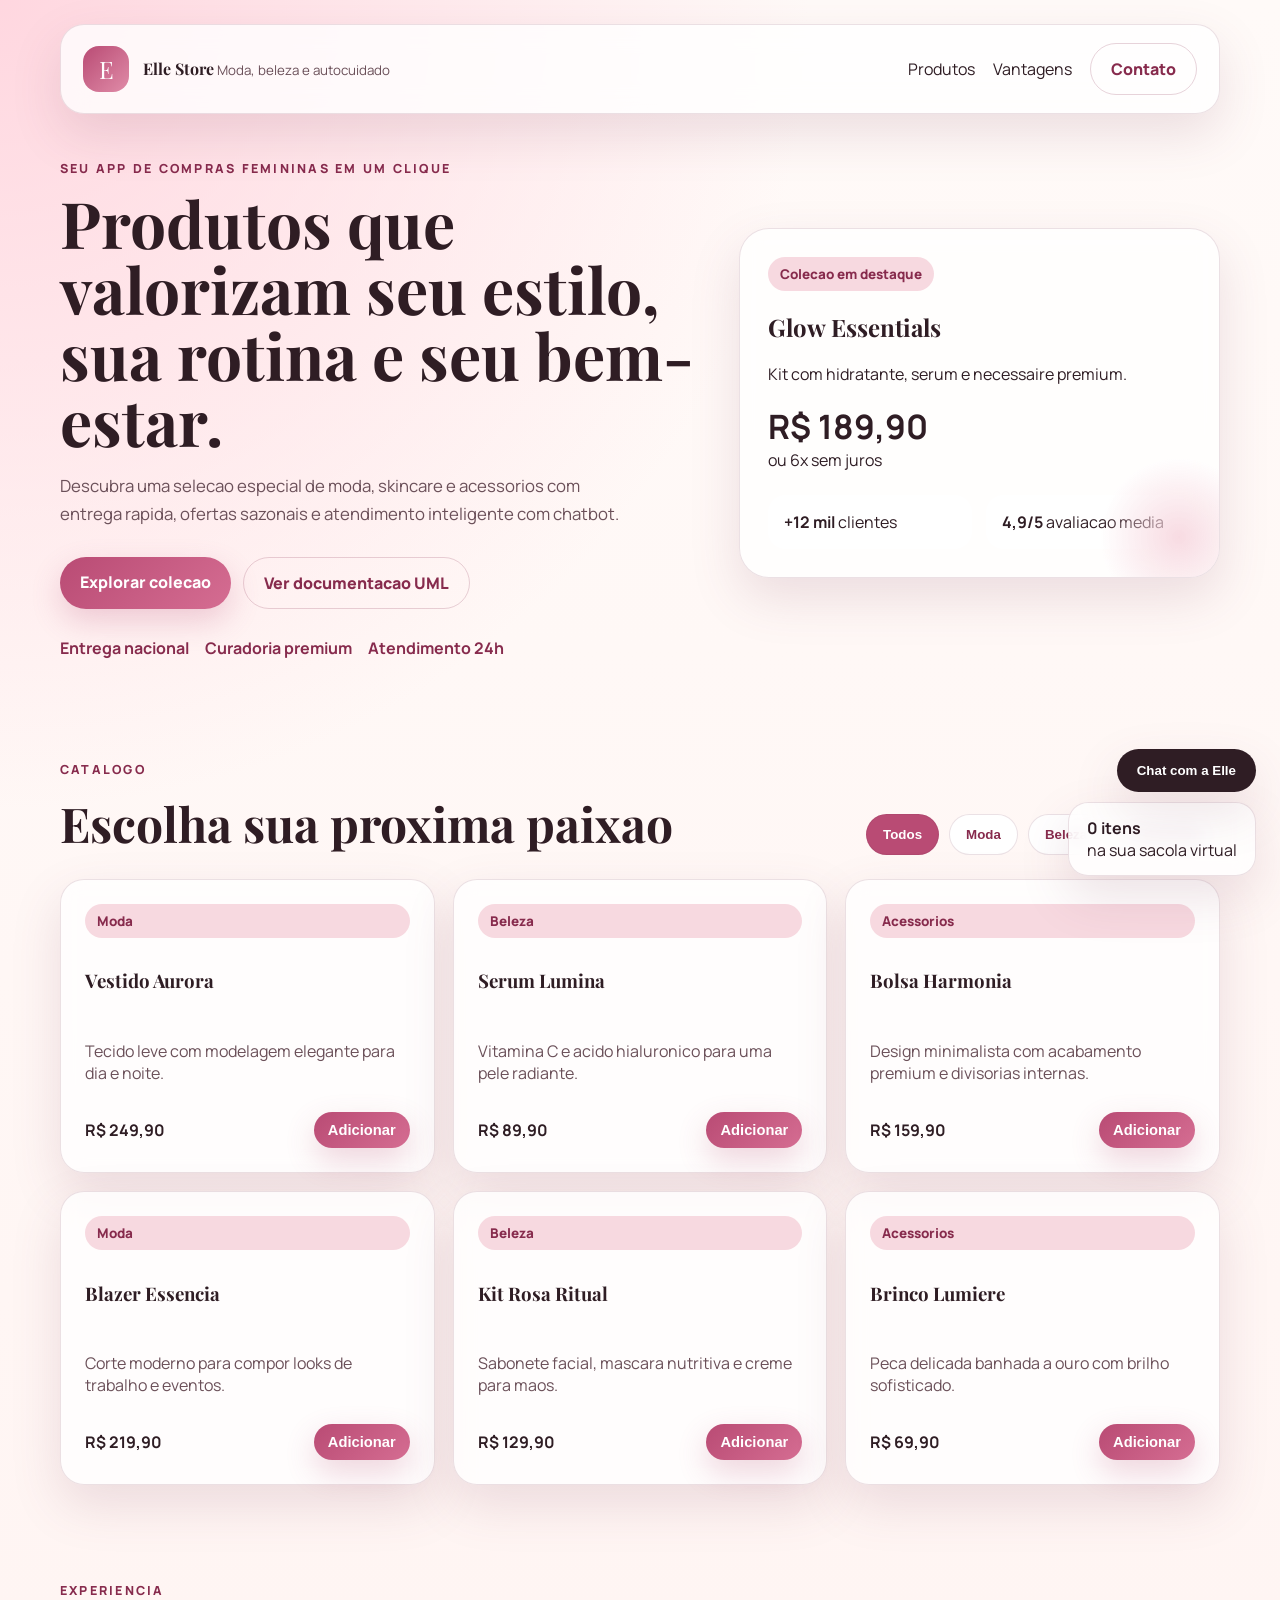
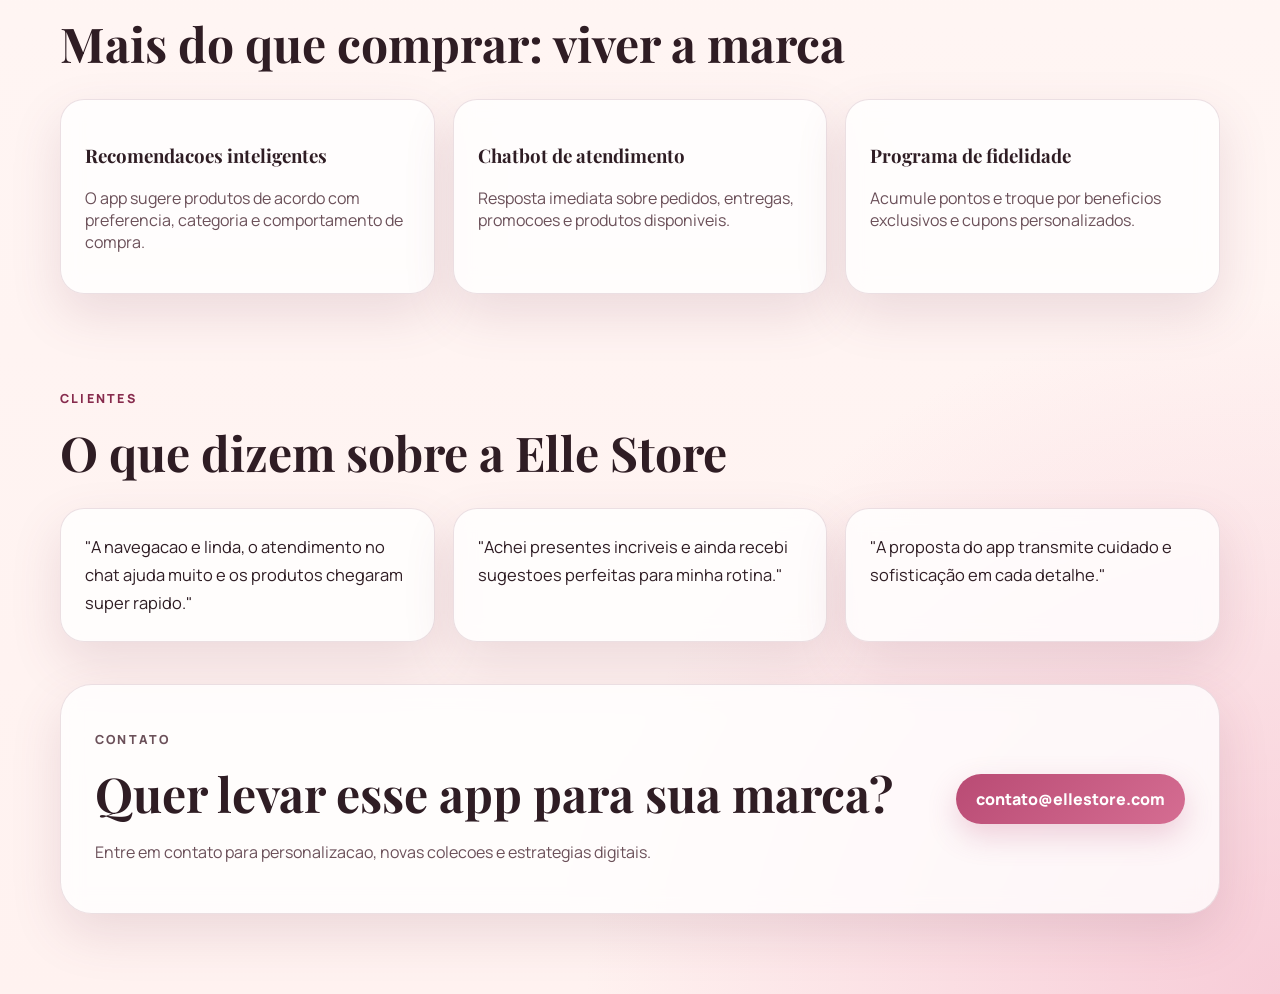
<file: html/index.html>
<!DOCTYPE html>
<html lang="pt-BR">
<head>
  <meta charset="UTF-8">
  <meta name="viewport" content="width=device-width, initial-scale=1.0">
  <title>Elle Store | App de Produtos Femininos</title>
  <link rel="preconnect" href="https://fonts.googleapis.com">
  <link rel="preconnect" href="https://fonts.gstatic.com" crossorigin>
  <link href="https://fonts.googleapis.com/css2?family=Playfair+Display:wght@600;700&family=Manrope:wght@400;500;700;800&display=swap" rel="stylesheet">
  <link rel="stylesheet" href="../css/style.css">
</head>
<body>
  <header class="hero">
    <nav class="navbar">
      <div class="brand">
        <span class="brand-mark">E</span>
        <div>
          <strong>Elle Store</strong>
          <small>Moda, beleza e autocuidado</small>
        </div>
      </div>
      <div class="nav-actions">
        <a href="#produtos">Produtos</a>
        <a href="#vantagens">Vantagens</a>
        <a href="#contato" class="button button-outline">Contato</a>
      </div>
    </nav>

    <section class="hero-content">
      <div class="hero-copy">
        <p class="eyebrow">Seu app de compras femininas em um clique</p>
        <h1>Produtos que valorizam seu estilo, sua rotina e seu bem-estar.</h1>
        <p class="hero-text">
          Descubra uma selecao especial de moda, skincare e acessorios com entrega rapida,
          ofertas sazonais e atendimento inteligente com chatbot.
        </p>
        <div class="hero-cta">
          <a href="#produtos" class="button">Explorar colecao</a>
          <a href="../docs/uml.html" class="button button-outline">Ver documentacao UML</a>
        </div>
        <ul class="hero-highlights">
          <li>Entrega nacional</li>
          <li>Curadoria premium</li>
          <li>Atendimento 24h</li>
        </ul>
      </div>

      <div class="hero-card">
        <span class="badge">Colecao em destaque</span>
        <h2>Glow Essentials</h2>
        <p>Kit com hidratante, serum e necessaire premium.</p>
        <div class="price-block">
          <strong>R$ 189,90</strong>
          <span>ou 6x sem juros</span>
        </div>
        <div class="card-stats">
          <article>
            <strong>+12 mil</strong>
            <span>clientes</span>
          </article>
          <article>
            <strong>4,9/5</strong>
            <span>avaliacao media</span>
          </article>
        </div>
      </div>
    </section>
  </header>

  <main>
    <section class="section" id="produtos">
      <div class="section-heading">
        <div>
          <p class="eyebrow">Catalogo</p>
          <h2>Escolha sua proxima paixao</h2>
        </div>
        <div class="filters" aria-label="Filtros de categoria">
          <button class="filter-button active" data-filter="todos">Todos</button>
          <button class="filter-button" data-filter="moda">Moda</button>
          <button class="filter-button" data-filter="beleza">Beleza</button>
          <button class="filter-button" data-filter="acessorios">Acessorios</button>
        </div>
      </div>

      <div class="products-grid" id="products-grid">
        <article class="product-card" data-category="moda">
          <span class="product-tag">Moda</span>
          <h3>Vestido Aurora</h3>
          <p>Tecido leve com modelagem elegante para dia e noite.</p>
          <div class="product-footer">
            <strong>R$ 249,90</strong>
            <button class="button small add-cart" data-product="Vestido Aurora">Adicionar</button>
          </div>
        </article>

        <article class="product-card" data-category="beleza">
          <span class="product-tag">Beleza</span>
          <h3>Serum Lumina</h3>
          <p>Vitamina C e acido hialuronico para uma pele radiante.</p>
          <div class="product-footer">
            <strong>R$ 89,90</strong>
            <button class="button small add-cart" data-product="Serum Lumina">Adicionar</button>
          </div>
        </article>

        <article class="product-card" data-category="acessorios">
          <span class="product-tag">Acessorios</span>
          <h3>Bolsa Harmonia</h3>
          <p>Design minimalista com acabamento premium e divisorias internas.</p>
          <div class="product-footer">
            <strong>R$ 159,90</strong>
            <button class="button small add-cart" data-product="Bolsa Harmonia">Adicionar</button>
          </div>
        </article>

        <article class="product-card" data-category="moda">
          <span class="product-tag">Moda</span>
          <h3>Blazer Essencia</h3>
          <p>Corte moderno para compor looks de trabalho e eventos.</p>
          <div class="product-footer">
            <strong>R$ 219,90</strong>
            <button class="button small add-cart" data-product="Blazer Essencia">Adicionar</button>
          </div>
        </article>

        <article class="product-card" data-category="beleza">
          <span class="product-tag">Beleza</span>
          <h3>Kit Rosa Ritual</h3>
          <p>Sabonete facial, mascara nutritiva e creme para maos.</p>
          <div class="product-footer">
            <strong>R$ 129,90</strong>
            <button class="button small add-cart" data-product="Kit Rosa Ritual">Adicionar</button>
          </div>
        </article>

        <article class="product-card" data-category="acessorios">
          <span class="product-tag">Acessorios</span>
          <h3>Brinco Lumiere</h3>
          <p>Peca delicada banhada a ouro com brilho sofisticado.</p>
          <div class="product-footer">
            <strong>R$ 69,90</strong>
            <button class="button small add-cart" data-product="Brinco Lumiere">Adicionar</button>
          </div>
        </article>
      </div>
    </section>

    <section class="section benefits" id="vantagens">
      <div class="section-heading">
        <div>
          <p class="eyebrow">Experiencia</p>
          <h2>Mais do que comprar: viver a marca</h2>
        </div>
      </div>
      <div class="benefits-grid">
        <article>
          <h3>Recomendacoes inteligentes</h3>
          <p>O app sugere produtos de acordo com preferencia, categoria e comportamento de compra.</p>
        </article>
        <article>
          <h3>Chatbot de atendimento</h3>
          <p>Resposta imediata sobre pedidos, entregas, promocoes e produtos disponiveis.</p>
        </article>
        <article>
          <h3>Programa de fidelidade</h3>
          <p>Acumule pontos e troque por beneficios exclusivos e cupons personalizados.</p>
        </article>
      </div>
    </section>

    <section class="section testimonials">
      <div class="section-heading">
        <div>
          <p class="eyebrow">Clientes</p>
          <h2>O que dizem sobre a Elle Store</h2>
        </div>
      </div>
      <div class="testimonials-grid">
        <blockquote>
          "A navegacao e linda, o atendimento no chat ajuda muito e os produtos chegaram super rapido."
        </blockquote>
        <blockquote>
          "Achei presentes incriveis e ainda recebi sugestoes perfeitas para minha rotina."
        </blockquote>
        <blockquote>
          "A proposta do app transmite cuidado e sofisticação em cada detalhe."
        </blockquote>
      </div>
    </section>

    <section class="section contact" id="contato">
      <div>
        <p class="eyebrow">Contato</p>
        <h2>Quer levar esse app para sua marca?</h2>
        <p>Entre em contato para personalizacao, novas colecoes e estrategias digitais.</p>
      </div>
      <a class="button" href="mailto:contato@ellestore.com">contato@ellestore.com</a>
    </section>
  </main>

  <aside class="cart-toast" id="cart-toast" aria-live="polite">
    <strong id="cart-count">0 itens</strong>
    <span>na sua sacola virtual</span>
  </aside>

  <section class="chatbot" aria-label="Chatbot">
    <button class="chatbot-toggle" id="chatbot-toggle" aria-expanded="false" aria-controls="chatbot-window">
      Chat com a Elle
    </button>
    <div class="chatbot-window hidden" id="chatbot-window">
      <div class="chatbot-header">
        <div>
          <strong>Assistente Elle</strong>
          <span>Online agora</span>
        </div>
      </div>
      <div class="chatbot-messages" id="chatbot-messages">
        <div class="message bot">
          Oi! Eu posso ajudar com entregas, produtos, promocoes e cuidados com a compra. Experimente perguntar:
          "quais promocoes existem?".
        </div>
      </div>
      <form class="chatbot-form" id="chatbot-form">
        <input
          type="text"
          id="chatbot-input"
          placeholder="Digite sua pergunta"
          aria-label="Digite sua pergunta para o chatbot"
          required
        >
        <button type="submit" class="button small">Enviar</button>
      </form>
    </div>
  </section>

  <script src="../js/main.js"></script>
</body>
</html>
</file>
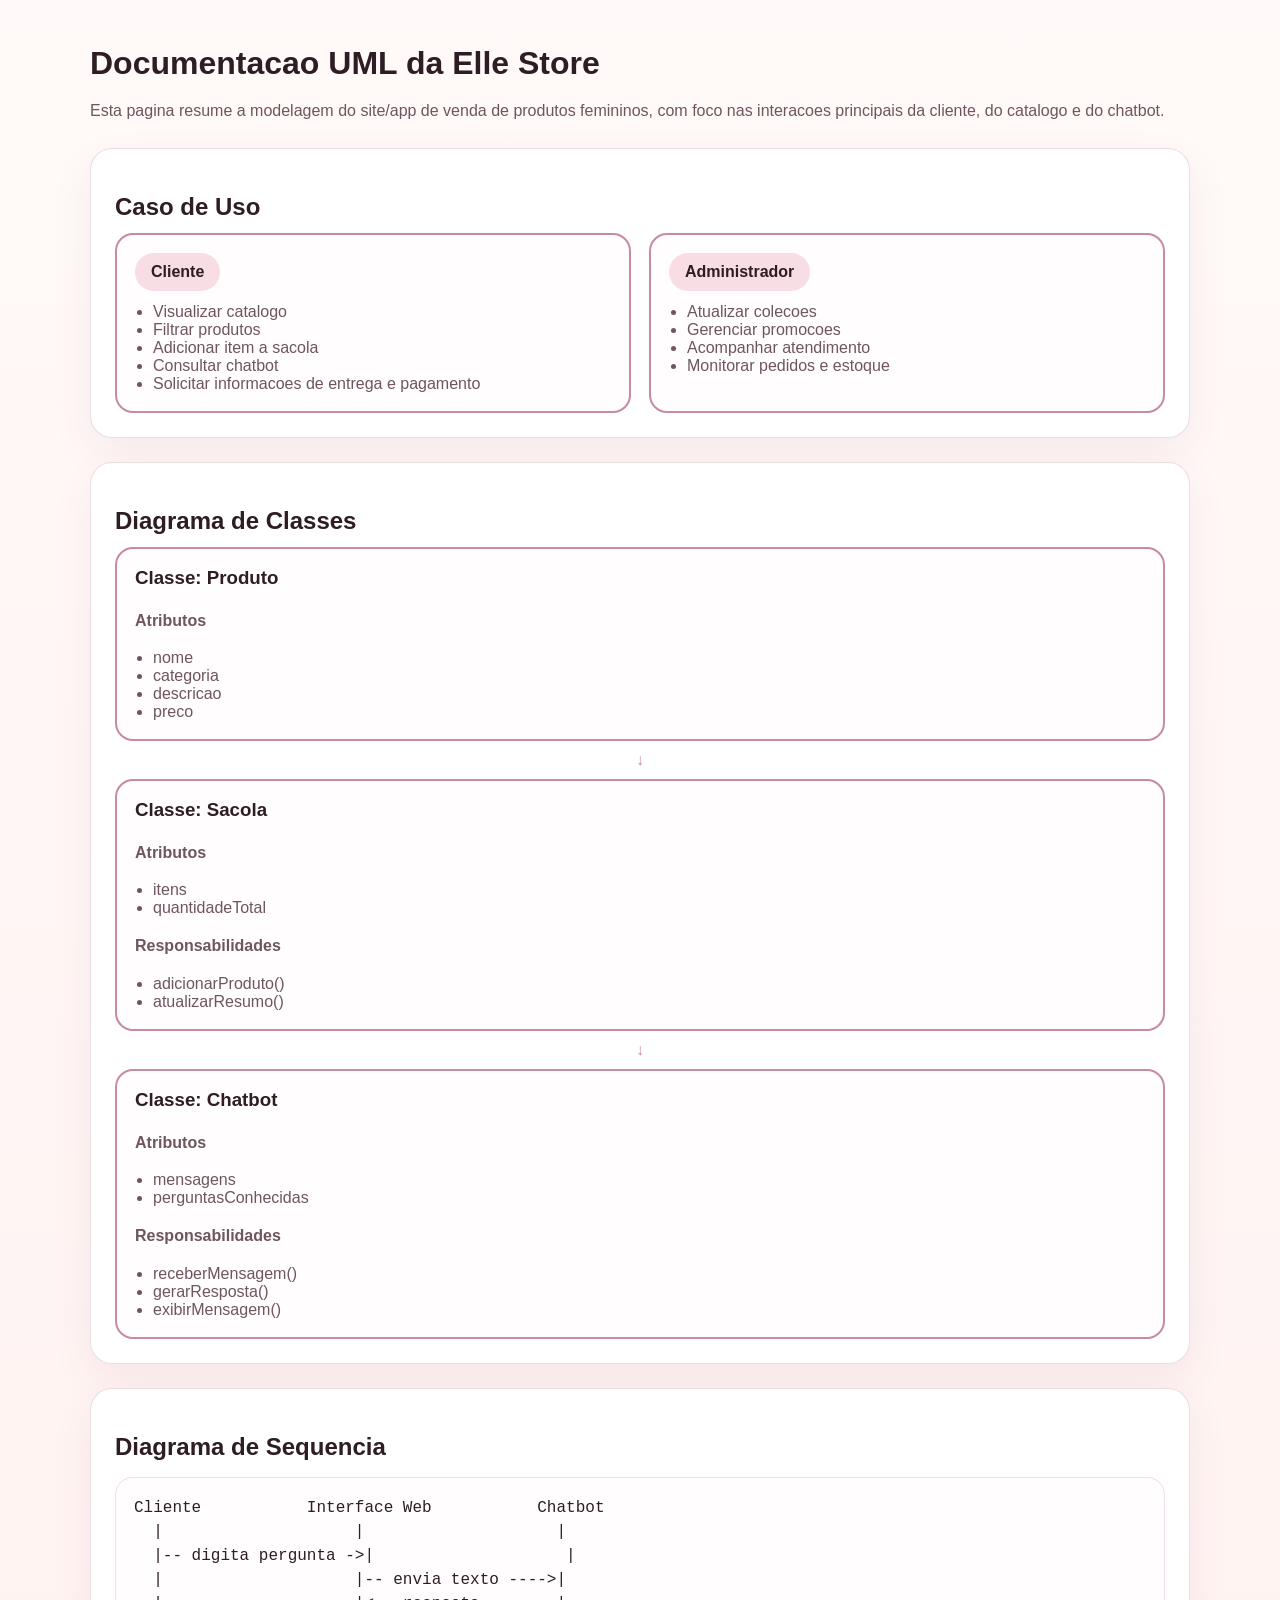
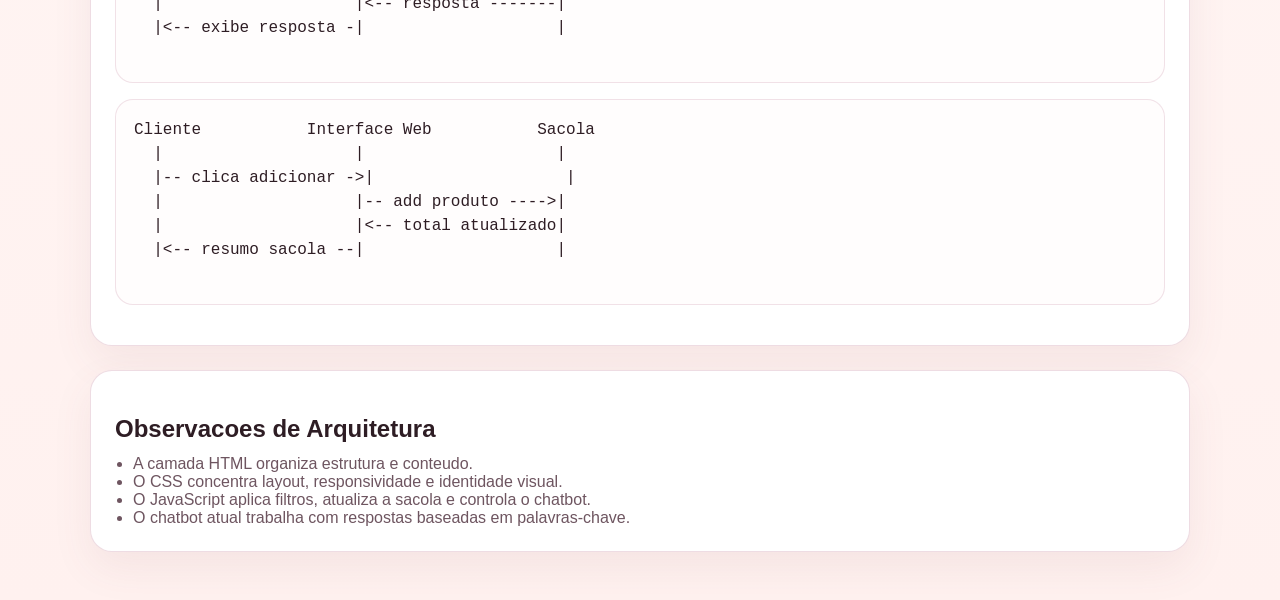
<file: docs/uml.html>
<!DOCTYPE html>
<html lang="pt-BR">
<head>
  <meta charset="UTF-8">
  <meta name="viewport" content="width=device-width, initial-scale=1.0">
  <title>Documentacao UML | Elle Store</title>
  <style>
    :root {
      --bg: #fff7f5;
      --card: #ffffff;
      --ink: #2e1d24;
      --muted: #6e5560;
      --line: #c88ba2;
      --accent: #f8dde5;
    }

    * { box-sizing: border-box; }

    body {
      margin: 0;
      font-family: Arial, sans-serif;
      background: linear-gradient(180deg, #fffaf9 0%, #fff1ef 100%);
      color: var(--ink);
      padding: 24px;
    }

    main {
      width: min(1100px, 100%);
      margin: 0 auto;
    }

    h1, h2 {
      margin-bottom: 12px;
    }

    p {
      color: var(--muted);
      line-height: 1.6;
    }

    .panel {
      background: var(--card);
      border: 1px solid rgba(200, 139, 162, 0.3);
      border-radius: 22px;
      padding: 24px;
      margin: 24px 0;
      box-shadow: 0 16px 40px rgba(124, 74, 93, 0.08);
    }

    .diagram-grid {
      display: grid;
      grid-template-columns: repeat(auto-fit, minmax(280px, 1fr));
      gap: 18px;
    }

    .uml-box {
      border: 2px solid var(--line);
      border-radius: 18px;
      background: #fffdfd;
      padding: 18px;
    }

    .uml-box h3 {
      margin-top: 0;
    }

    .uml-list {
      margin: 0;
      padding-left: 18px;
      color: var(--muted);
    }

    .flow {
      display: grid;
      gap: 10px;
    }

    .arrow {
      text-align: center;
      color: var(--line);
      font-weight: bold;
    }

    .actor {
      display: inline-block;
      padding: 10px 16px;
      border-radius: 999px;
      background: var(--accent);
      font-weight: bold;
      margin-bottom: 12px;
    }

    code, pre {
      font-family: Consolas, monospace;
    }

    pre {
      background: #fffdfd;
      border: 1px solid rgba(200, 139, 162, 0.25);
      border-radius: 18px;
      padding: 18px;
      overflow-x: auto;
      line-height: 1.5;
    }
  </style>
</head>
<body>
  <main>
    <h1>Documentacao UML da Elle Store</h1>
    <p>
      Esta pagina resume a modelagem do site/app de venda de produtos femininos, com foco
      nas interacoes principais da cliente, do catalogo e do chatbot.
    </p>

    <section class="panel">
      <h2>Caso de Uso</h2>
      <div class="diagram-grid">
        <div class="uml-box">
          <span class="actor">Cliente</span>
          <ul class="uml-list">
            <li>Visualizar catalogo</li>
            <li>Filtrar produtos</li>
            <li>Adicionar item a sacola</li>
            <li>Consultar chatbot</li>
            <li>Solicitar informacoes de entrega e pagamento</li>
          </ul>
        </div>
        <div class="uml-box">
          <span class="actor">Administrador</span>
          <ul class="uml-list">
            <li>Atualizar colecoes</li>
            <li>Gerenciar promocoes</li>
            <li>Acompanhar atendimento</li>
            <li>Monitorar pedidos e estoque</li>
          </ul>
        </div>
      </div>
    </section>

    <section class="panel">
      <h2>Diagrama de Classes</h2>
      <div class="flow">
        <div class="uml-box">
          <h3>Classe: Produto</h3>
          <p><strong>Atributos</strong></p>
          <ul class="uml-list">
            <li>nome</li>
            <li>categoria</li>
            <li>descricao</li>
            <li>preco</li>
          </ul>
        </div>
        <div class="arrow">↓</div>
        <div class="uml-box">
          <h3>Classe: Sacola</h3>
          <p><strong>Atributos</strong></p>
          <ul class="uml-list">
            <li>itens</li>
            <li>quantidadeTotal</li>
          </ul>
          <p><strong>Responsabilidades</strong></p>
          <ul class="uml-list">
            <li>adicionarProduto()</li>
            <li>atualizarResumo()</li>
          </ul>
        </div>
        <div class="arrow">↓</div>
        <div class="uml-box">
          <h3>Classe: Chatbot</h3>
          <p><strong>Atributos</strong></p>
          <ul class="uml-list">
            <li>mensagens</li>
            <li>perguntasConhecidas</li>
          </ul>
          <p><strong>Responsabilidades</strong></p>
          <ul class="uml-list">
            <li>receberMensagem()</li>
            <li>gerarResposta()</li>
            <li>exibirMensagem()</li>
          </ul>
        </div>
      </div>
    </section>

    <section class="panel">
      <h2>Diagrama de Sequencia</h2>
      <pre>
Cliente           Interface Web           Chatbot
  |                    |                    |
  |-- digita pergunta ->|                    |
  |                    |-- envia texto ---->|
  |                    |<-- resposta -------|
  |<-- exibe resposta -|                    |
      </pre>
      <pre>
Cliente           Interface Web           Sacola
  |                    |                    |
  |-- clica adicionar ->|                    |
  |                    |-- add produto ---->|
  |                    |<-- total atualizado|
  |<-- resumo sacola --|                    |
      </pre>
    </section>

    <section class="panel">
      <h2>Observacoes de Arquitetura</h2>
      <ul class="uml-list">
        <li>A camada HTML organiza estrutura e conteudo.</li>
        <li>O CSS concentra layout, responsividade e identidade visual.</li>
        <li>O JavaScript aplica filtros, atualiza a sacola e controla o chatbot.</li>
        <li>O chatbot atual trabalha com respostas baseadas em palavras-chave.</li>
      </ul>
    </section>
  </main>
</body>
</html>
</file>
<file: css/style.css>
:root {
  --bg: #fff8f6;
  --surface: rgba(255, 255, 255, 0.78);
  --surface-strong: #ffffff;
  --primary: #b94b74;
  --primary-dark: #872b4d;
  --accent: #f7d7df;
  --text: #2f1d24;
  --muted: #6b5059;
  --border: rgba(120, 59, 84, 0.15);
  --shadow: 0 20px 50px rgba(125, 66, 92, 0.15);
}

* {
  box-sizing: border-box;
}

html {
  scroll-behavior: smooth;
}

body {
  margin: 0;
  font-family: "Manrope", sans-serif;
  color: var(--text);
  background:
    radial-gradient(circle at top left, rgba(255, 211, 221, 0.9), transparent 28%),
    radial-gradient(circle at bottom right, rgba(244, 188, 205, 0.7), transparent 24%),
    linear-gradient(180deg, #fffaf8 0%, #fff2f0 100%);
}

a {
  color: inherit;
  text-decoration: none;
}

.hero {
  padding: 24px 24px 48px;
}

.navbar,
.hero-content,
.section,
.contact {
  width: min(1160px, calc(100% - 24px));
  margin: 0 auto;
}

.navbar {
  display: flex;
  align-items: center;
  justify-content: space-between;
  gap: 16px;
  padding: 18px 22px;
  background: var(--surface);
  backdrop-filter: blur(12px);
  border: 1px solid var(--border);
  border-radius: 24px;
  box-shadow: var(--shadow);
}

.brand {
  display: flex;
  align-items: center;
  gap: 14px;
}

.brand-mark {
  width: 46px;
  height: 46px;
  display: grid;
  place-items: center;
  border-radius: 16px;
  color: white;
  background: linear-gradient(135deg, var(--primary) 0%, #e08ca8 100%);
  font-family: "Playfair Display", serif;
  font-size: 1.5rem;
}

.brand strong,
.hero-copy h1,
.hero-card h2,
.section-heading h2,
.product-card h3,
.benefits-grid h3,
.contact h2 {
  font-family: "Playfair Display", serif;
}

.brand small,
.hero-text,
.product-card p,
.benefits-grid p,
.contact p,
.chatbot-header span,
.message {
  color: var(--muted);
}

.nav-actions {
  display: flex;
  align-items: center;
  gap: 18px;
  flex-wrap: wrap;
}

.button {
  border: none;
  cursor: pointer;
  padding: 14px 20px;
  border-radius: 999px;
  background: linear-gradient(135deg, var(--primary) 0%, #d56d92 100%);
  color: white;
  font-weight: 800;
  box-shadow: 0 12px 30px rgba(185, 75, 116, 0.24);
  transition: transform 0.2s ease, box-shadow 0.2s ease;
}

.button:hover,
.filter-button:hover,
.chatbot-toggle:hover {
  transform: translateY(-2px);
}

.button-outline {
  background: transparent;
  color: var(--primary-dark);
  border: 1px solid rgba(135, 43, 77, 0.2);
  box-shadow: none;
}

.small {
  padding: 10px 14px;
  font-size: 0.92rem;
}

.hero-content {
  display: grid;
  grid-template-columns: 1.15fr 0.85fr;
  gap: 28px;
  padding-top: 34px;
  align-items: center;
}

.eyebrow {
  text-transform: uppercase;
  letter-spacing: 0.18em;
  font-size: 0.78rem;
  color: var(--primary-dark);
  font-weight: 800;
}

.hero-copy h1 {
  font-size: clamp(2.5rem, 5vw, 4.8rem);
  line-height: 1.03;
  margin: 0 0 18px;
}

.hero-text {
  max-width: 58ch;
  font-size: 1.05rem;
  line-height: 1.7;
}

.hero-cta {
  display: flex;
  gap: 12px;
  flex-wrap: wrap;
  margin: 28px 0;
}

.hero-highlights {
  list-style: none;
  padding: 0;
  margin: 0;
  display: flex;
  gap: 16px;
  flex-wrap: wrap;
  color: var(--primary-dark);
  font-weight: 700;
}

.hero-card,
.product-card,
.benefits-grid article,
.testimonials-grid blockquote,
.chatbot-window,
.cart-toast,
.contact {
  background: var(--surface);
  backdrop-filter: blur(10px);
  border: 1px solid var(--border);
  box-shadow: var(--shadow);
}

.hero-card {
  padding: 28px;
  border-radius: 30px;
  position: relative;
  overflow: hidden;
}

.hero-card::after {
  content: "";
  position: absolute;
  inset: auto -40px -40px auto;
  width: 160px;
  height: 160px;
  border-radius: 50%;
  background: radial-gradient(circle, rgba(247, 215, 223, 0.9) 0%, rgba(247, 215, 223, 0) 70%);
}

.badge,
.product-tag {
  display: inline-flex;
  align-items: center;
  padding: 8px 12px;
  border-radius: 999px;
  background: rgba(247, 215, 223, 0.95);
  color: var(--primary-dark);
  font-weight: 800;
  font-size: 0.84rem;
}

.price-block {
  margin: 18px 0 24px;
}

.price-block strong {
  display: block;
  font-size: 2.1rem;
}

.card-stats {
  display: grid;
  grid-template-columns: repeat(2, 1fr);
  gap: 14px;
}

.card-stats article {
  padding: 16px;
  border-radius: 18px;
  background: rgba(255, 255, 255, 0.75);
}

.section {
  padding: 42px 0;
}

.section-heading {
  display: flex;
  justify-content: space-between;
  gap: 24px;
  align-items: end;
  margin-bottom: 24px;
}

.section-heading h2,
.contact h2 {
  margin: 0;
  font-size: clamp(2rem, 4vw, 3rem);
}

.filters {
  display: flex;
  flex-wrap: wrap;
  gap: 10px;
}

.filter-button {
  border: 1px solid var(--border);
  background: white;
  color: var(--primary-dark);
  font-weight: 700;
  padding: 12px 16px;
  border-radius: 999px;
  cursor: pointer;
  transition: transform 0.2s ease, background 0.2s ease, color 0.2s ease;
}

.filter-button.active {
  background: var(--primary);
  color: white;
}

.products-grid,
.benefits-grid,
.testimonials-grid {
  display: grid;
  gap: 18px;
}

.products-grid {
  grid-template-columns: repeat(3, minmax(0, 1fr));
}

.product-card,
.benefits-grid article,
.testimonials-grid blockquote {
  border-radius: 24px;
  padding: 24px;
}

.product-card {
  display: flex;
  flex-direction: column;
  gap: 12px;
  min-height: 240px;
}

.product-footer {
  margin-top: auto;
  display: flex;
  justify-content: space-between;
  align-items: center;
  gap: 12px;
}

.benefits-grid {
  grid-template-columns: repeat(3, minmax(0, 1fr));
}

.testimonials-grid {
  grid-template-columns: repeat(3, minmax(0, 1fr));
}

.testimonials-grid blockquote {
  margin: 0;
  font-size: 1.03rem;
  line-height: 1.7;
}

.contact {
  border-radius: 32px;
  padding: 34px;
  margin-bottom: 80px;
  display: flex;
  justify-content: space-between;
  align-items: center;
  gap: 20px;
}

.cart-toast {
  position: fixed;
  right: 24px;
  bottom: 24px;
  padding: 14px 18px;
  border-radius: 20px;
  z-index: 20;
}

.cart-toast strong,
.chatbot-header strong {
  display: block;
}

.chatbot {
  position: fixed;
  right: 24px;
  bottom: 108px;
  z-index: 30;
}

.chatbot-toggle {
  border: none;
  cursor: pointer;
  padding: 14px 20px;
  border-radius: 999px;
  background: #2f1d24;
  color: white;
  font-weight: 800;
  box-shadow: var(--shadow);
}

.chatbot-window {
  width: min(360px, calc(100vw - 32px));
  border-radius: 26px;
  margin-top: 14px;
  overflow: hidden;
}

.chatbot-header {
  padding: 18px 20px;
  background: linear-gradient(135deg, rgba(185, 75, 116, 0.12), rgba(255, 255, 255, 0.8));
}

.chatbot-messages {
  max-height: 320px;
  overflow-y: auto;
  padding: 16px;
  display: flex;
  flex-direction: column;
  gap: 10px;
}

.message {
  padding: 12px 14px;
  border-radius: 16px;
  line-height: 1.5;
  background: #fffdfd;
}

.message.user {
  background: rgba(247, 215, 223, 0.9);
  color: var(--text);
  align-self: flex-end;
}

.chatbot-form {
  display: flex;
  gap: 10px;
  padding: 16px;
  border-top: 1px solid var(--border);
}

.chatbot-form input {
  flex: 1;
  padding: 14px;
  border-radius: 14px;
  border: 1px solid var(--border);
  font: inherit;
}

.hidden {
  display: none;
}

@media (max-width: 960px) {
  .hero-content,
  .products-grid,
  .benefits-grid,
  .testimonials-grid,
  .contact {
    grid-template-columns: 1fr;
  }

  .contact {
    display: grid;
  }

  .navbar,
  .section-heading,
  .product-footer {
    align-items: start;
  }

  .navbar,
  .section-heading {
    flex-direction: column;
  }
}

@media (max-width: 720px) {
  .hero {
    padding-inline: 12px;
  }

  .navbar,
  .hero-content,
  .section,
  .contact {
    width: min(1160px, calc(100% - 8px));
  }

  .hero-copy h1 {
    font-size: 2.5rem;
  }

  .chatbot,
  .cart-toast {
    right: 12px;
  }

  .chatbot {
    bottom: 96px;
  }

  .cart-toast {
    bottom: 18px;
  }
}
</file>
